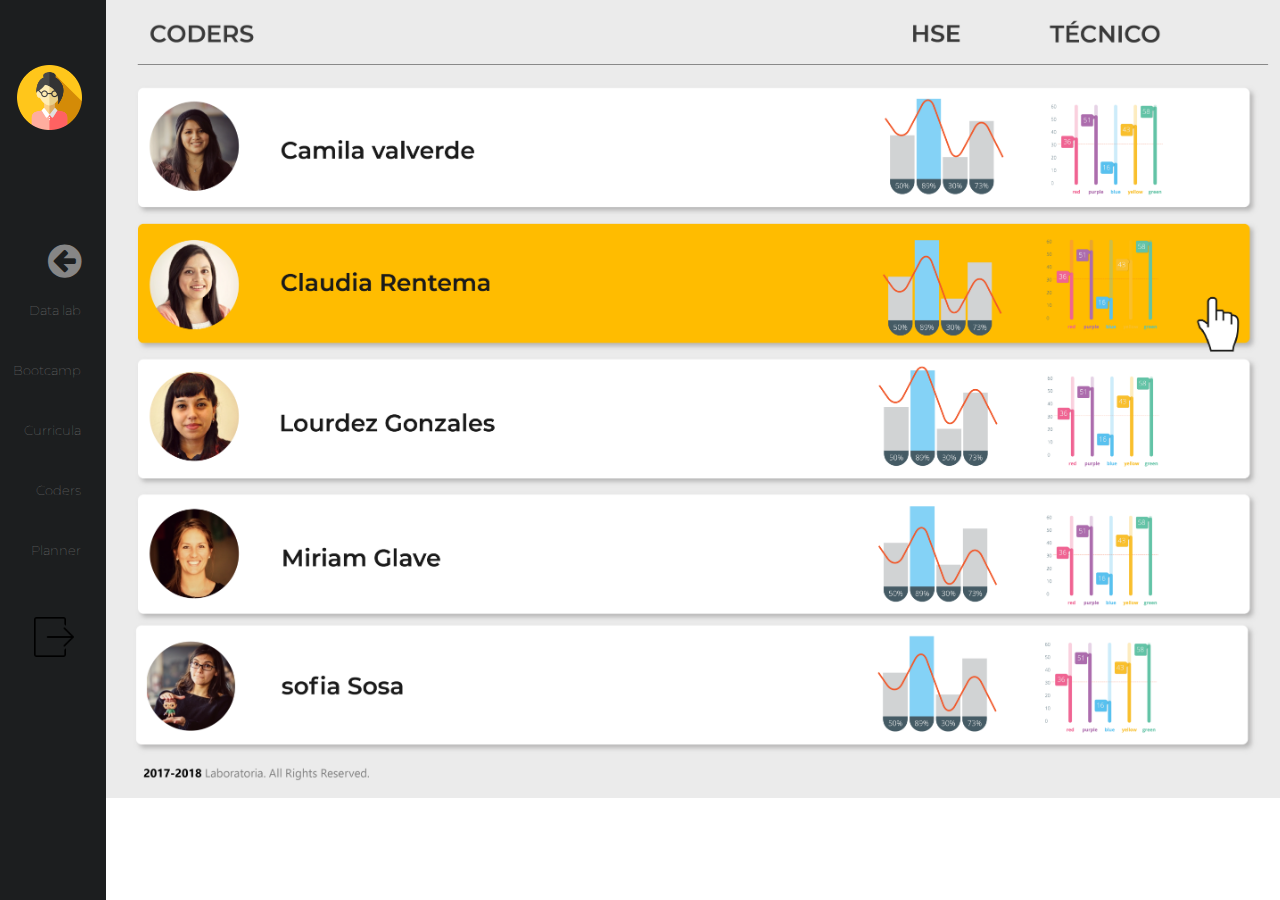
<file: coders.html>
<html>
  <head>
    <meta charset="utf-8">
    <title>Data Dashboard</title>
    <link rel="stylesheet" href="https://maxcdn.bootstrapcdn.com/font-awesome/4.7.0/css/font-awesome.min.css">
    <link href="https://fonts.googleapis.com/css?family=Montserrat" rel="stylesheet">
    <link href="assets/icons/labicon.ico" rel="icon">
    <link rel="stylesheet" href="css/main.css">

  </head>

  <body>
    <!--Div that will hold the pie chart-->
    <div id="chart_div"></div>
    <div class="container">
      <nav>
        <ul id="menu_principal">
         <img src="assets\images\user-fem.png" id="perfil">
         <li>
           <a href="index.html"><i class="fa fa-arrow-circle-left fa-3x" aria-hidden="true"></i></a>

         </li>
          <li> <a href="Data Lab.html">
            <span></span>Data lab</a></li>
          <li>
            <label> Bootcamp</label>
            <ul>
          <!--Filtro-->
          <li id="filtroBox">
            <div>
              <label>
                <span>Search:</span>
                <input type="text" placeholder="Que estas buscando?"/>
              </label>
              <!--<label>
                <span>Pais</span>
                <select name="selection">
                  <option >Elige Pais</option>
                  <option id="sede-peru" >Perú</option>
                  <option id="sede-chile" >Chile</option>
                  <option >Mexico</option>
                </select>
              </label>-->
              <label>
                <span>Sede</span>
                <select name="selection">
                  <option id="coco" >Lima</option>
                  <option >Arequipa</option>
                  <option >Santiago de Chile</option>
                  <option >Mexico DF</option>
                </select>
              </label>
              <label>
                <span>PROMOS</span>
                <select name="selection">
                  <option >Elige Bootcamp</option>
                  <option >2016-2</option>
                  <option >2017-1</option>
                  <option >2017-2</option>
                </select>
              </label>
              <label>
                <span>&nbsp;</span>
                <input type="button" class="button" value="ir"/>
              </label>
             </div>
           </li>
           <!---->
        </ul>
           </li>
              <li><a href="#">Curricula</a></li>
              <li> <a href="coders.html">Coders</a> </li>
              <li> <a href="#">Planner</a> </li>
              <li>
              <a href="Login.html">
                 <img  src="assets/icons/out.png" alt=""></a>
              </li>
            </ul>
          </nav>
      </div>

     <section>
       <img src="assets/images/CODERS.png" alt="">
     </section>

  </body>
</html>
</file>
<file: css/main.css>
﻿ /*
 * Estilos de tu proyecto
 */
 *{
  margin: 0px;
  padding: 0px;
  font-family: inherit;
  font-weight: lighter;
 }

 #perfil {
  margin-top: 65px;
  margin-left: 17px;
  padding-bottom: 112px;
  width: 65px;
  height: 65px;
 }

 header {
   background-color: #FBFBFB;
  margin-top: -10px;
  padding-top: 0px;
  height: 80px;
  margin-right: 99px;
  margin-left: 0px;
  width: 100%;
  box-shadow: 3px 0 10px grey;
 }

 header img {
  width: 233px;
  margin-top: 26px;
  margin-left:615px;
 }

 nav img {
  height: 40px;
  width: 40px;
  margin-top: 15px;
  margin-right: 7px
 }

 nav img:hover {
  color: #fff;
  cursor: pointer;
  background-color: ##64b4db;
 }

 li > ul {
   position: absolute;
   top: 0;
   left: 100%;
   width: 200px;
   box-shadow: 3px 0 10px grey;
  -webkit-animation: aparecer .7s;
   display: none;
   border-radius: 5px;
 }

 /*Cuadro para el filtro*/
 ul {
  list-style: none;
  background: #ffc107;
 }

 #filtroBox {
   padding-top: 41px;
   padding-left: 10px;
   margin-bottom: 218px;
 }

  .container {
    position: fixed;
    left: 0;
    top: 0;
    box-shadow: 3px 0 10px rgba(0, 0, 0, .2);
    -webkit-transition : left .5s ease;
    -o-transition: left .5s ease;
    z-index: 1000;
 }

 #menu_principal a, label {
  padding-right: 25px;
  float: right;
  font-size: 13px;
  color: #868686;
  display: block;
  text-decoration: none;
  -webkit-transition : all .5s ease;
  -o-transition: all .5s ease;
 }

 #menu_principal {
   position: fixed;
   font-family:'Montserrat', sans-serif;
   width: 106px;
   height: 100%;
   background-color: #1c1e1f;
}

 #menu_principal li {
   height: 60px;
   position: relative;
   width: 100%;
 }

 .boton:hover {
   left: 100%;
   cursor: pointer;
 }

 #menu_principal li:hover > a, #menu_principal li:hover > label {
  color: #fff;
  cursor: pointer;
  background-color: ##64b4db;
 }

 nav ul li:hover > ul {
   display: inherit;
}
  /*diseño de iconos*/
/*karina*/
.filters-data {
  margin-left: 220px;
  border-radius: 20px;
  background-color: #ffa000;
  display: inherit;
}


  .principal1 {
  width: 100px;
  height: 100px;
  margin left: 700px;
  margin-top: 90px;
  display: inline-block;
 }


/*CONTENIDO DE LA PAGINA*/
section img {
  margin-left: 104px;
  width: 93%;
  margin-top: -19px;
}
</file>
